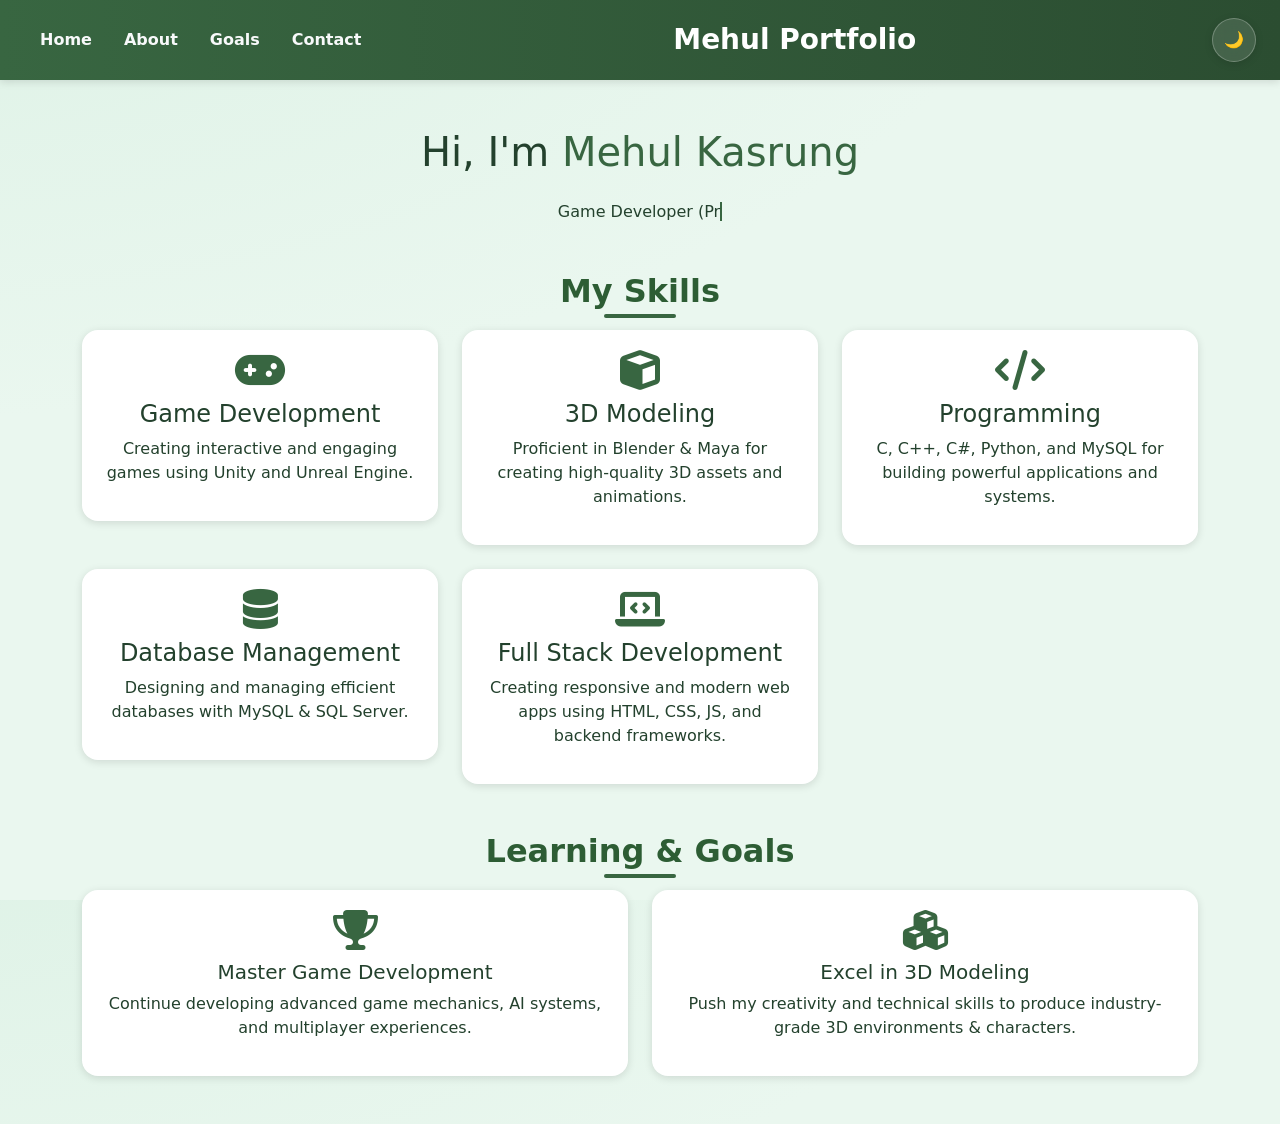
<file: index.html>
<!DOCTYPE html>
<html lang="en">

<head>
    <meta charset="UTF-8">
    <meta name="viewport" content="width=device-width, initial-scale=1.0">
    <title>Mehul Kasrung Portfolio</title>
    <link href="https://cdn.jsdelivr.net/npm/bootstrap@5.3.0/dist/css/bootstrap.min.css" rel="stylesheet">
    <link rel="stylesheet" href="https://cdnjs.cloudflare.com/ajax/libs/font-awesome/6.4.0/css/all.min.css">
    <link href="https://unpkg.com/aos@2.3.1/dist/aos.css" rel="stylesheet">
    <link rel="stylesheet" href="style.css">

</head>

<body>
    <header>
        <nav>
            <div class="left">
                <ul>
                    <li><a href="index.html" class="text-decoration-none text-light">Home</a></li>
                    <li><a href="about.html" class="text-decoration-none text-light">About</a></li>
                    <li><a href="goals.html" class="text-decoration-none text-light">Goals</a></li>
                    <li><a href="contact.html" class="text-decoration-none text-light">Contact</a></li>
                </ul>
            </div>
            <div class="right">Mehul Portfolio</div>
            <button id="themeToggle" class="theme-toggle" aria-label="Toggle dark mode">🌙</button>

        </nav>
    </header>

    <main class="container py-5" id="home">
        <h1 class="text-center mb-4" data-aos="fade-down">Hi, I'm <span class="highlight">Mehul Kasrung</span></h1>
        <p class="text-center mb-5" data-aos="fade-up" data-aos-delay="200">
            <span id="typing-text" class="typing"></span>
        </p>

        <h2 class="text-center section-title" id="about" data-aos="fade-up">My Skills</h2>
        <div class="row g-4">
            <div class="col-md-4" data-aos="fade-right">
                <div class="skill-card">
                    <i class="fas fa-gamepad skill-icon"></i>
                    <h4>Game Development</h4>
                    <p>Creating interactive and engaging games using Unity and Unreal Engine.</p>
                </div>
            </div>
            <div class="col-md-4" data-aos="fade-up">
                <div class="skill-card">
                    <i class="fas fa-cube skill-icon"></i>
                    <h4>3D Modeling</h4>
                    <p>Proficient in Blender & Maya for creating high-quality 3D assets and animations.</p>
                </div>
            </div>
            <div class="col-md-4" data-aos="fade-left">
                <div class="skill-card">
                    <i class="fas fa-code skill-icon"></i>
                    <h4>Programming</h4>
                    <p>C, C++, C#, Python, and MySQL for building powerful applications and systems.</p>
                </div>
            </div>
            <div class="col-md-4" data-aos="fade-right">
                <div class="skill-card">
                    <i class="fas fa-database skill-icon"></i>
                    <h4>Database Management</h4>
                    <p>Designing and managing efficient databases with MySQL & SQL Server.</p>
                </div>
            </div>
            <div class="col-md-4" data-aos="fade-left">
                <div class="skill-card">
                    <i class="fas fa-laptop-code skill-icon"></i>
                    <h4>Full Stack Development</h4>
                    <p>Creating responsive and modern web apps using HTML, CSS, JS, and backend frameworks.</p>
                </div>
            </div>
        </div>

        <h2 class="text-center section-title mt-5" id="goals" data-aos="fade-up">Learning & Goals</h2>
        <div class="row g-4">
            <div class="col-md-6" data-aos="flip-left">
                <div class="goal-card">
                    <i class="fas fa-trophy skill-icon"></i>
                    <h5>Master Game Development</h5>
                    <p>Continue developing advanced game mechanics, AI systems, and multiplayer experiences.</p>
                </div>
            </div>
            <div class="col-md-6" data-aos="flip-right">
                <div class="goal-card">
                    <i class="fas fa-cubes skill-icon"></i>
                    <h5>Excel in 3D Modeling</h5>
                    <p>Push my creativity and technical skills to produce industry-grade 3D environments & characters.</p>
                </div>
            </div>
        </div>
    </main>

    <script src="https://cdn.jsdelivr.net/npm/bootstrap@5.3.0/dist/js/bootstrap.bundle.min.js"></script>
    <script src="https://unpkg.com/aos@2.3.1/dist/aos.js"></script>
    <script>
        AOS.init({
            duration: 900,
            once: true
        });
    </script>
    <script src="script.js"></script>

</body>

</html>
</file>
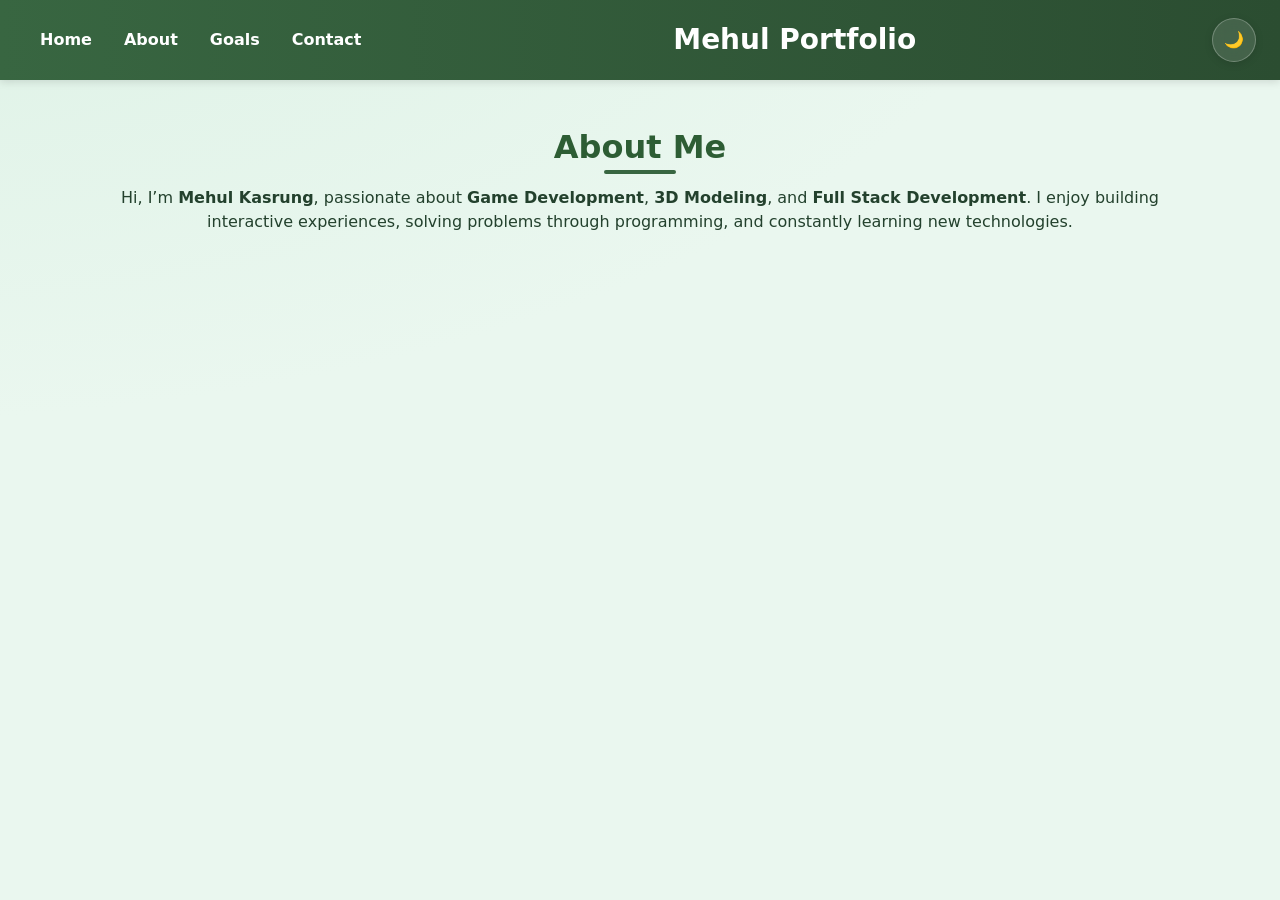
<file: about.html>
<!DOCTYPE html>
<html lang="en">
<head>
  <meta charset="UTF-8">
  <meta name="viewport" content="width=device-width, initial-scale=1.0">
  <title>About - Mehul Kasrung</title>
  <link href="https://cdn.jsdelivr.net/npm/bootstrap@5.3.0/dist/css/bootstrap.min.css" rel="stylesheet">
  <link rel="stylesheet" href="https://cdnjs.cloudflare.com/ajax/libs/font-awesome/6.4.0/css/all.min.css">
  <link rel="stylesheet" href="style.css">
</head>
<body>
<header>
  <nav>
    <ul>
      <li><a href="index.html">Home</a></li>
      <li><a href="about.html">About</a></li>
      <li><a href="goals.html">Goals</a></li>
      <li><a href="contact.html">Contact</a></li>
    </ul>
    <div class="right">Mehul Portfolio</div>
    <button id="themeToggle" class="theme-toggle" aria-label="Toggle dark mode">🌙</button>
  </nav>
</header>

<main class="container py-5">
  <h2 class="section-title">About Me</h2>
  <p class="text-center">Hi, I’m <b>Mehul Kasrung</b>, passionate about <b>Game Development</b>, <b>3D Modeling</b>, and <b>Full Stack Development</b>.  
  I enjoy building interactive experiences, solving problems through programming, and constantly learning new technologies.</p>
</main>
<script src="script.js"></script>

</body>
</html>
</file>
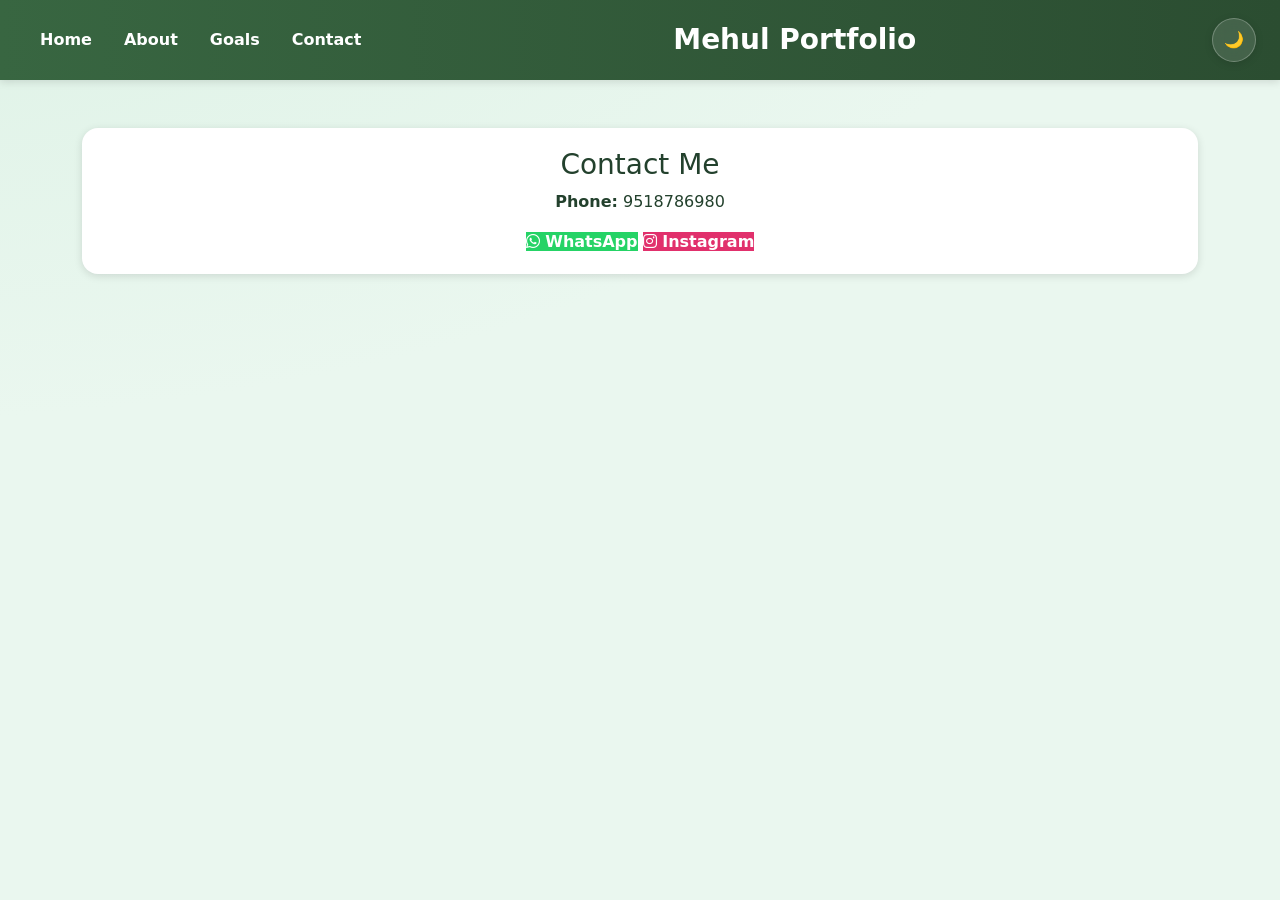
<file: contact.html>
<!DOCTYPE html>
<html lang="en">
<head>
  <meta charset="UTF-8">
  <meta name="viewport" content="width=device-width, initial-scale=1.0">
  <title>Contact - Mehul Kasrung</title>
  <link href="https://cdn.jsdelivr.net/npm/bootstrap@5.3.0/dist/css/bootstrap.min.css" rel="stylesheet">
  <link rel="stylesheet" href="https://cdnjs.cloudflare.com/ajax/libs/font-awesome/6.4.0/css/all.min.css">
  <link rel="stylesheet" href="style.css">
</head>
<body>
<header>
  <nav>
    <ul>
      <li><a href="index.html">Home</a></li>
      <li><a href="about.html">About</a></li>
      <li><a href="goals.html">Goals</a></li>
      <li><a href="contact.html">Contact</a></li>
    </ul>
    <div class="right">Mehul Portfolio</div>
    <button id="themeToggle" class="theme-toggle" aria-label="Toggle dark mode">🌙</button>
  </nav>
</header>

<main class="container py-5">
  <div class="contact-box">
    <h3>Contact Me</h3>
    <p><b>Phone:</b> 9518786980</p>
    <div class="contact-buttons">
      <a href="https://wa.me/9518786980" target="_blank" class="whatsapp"><i class="fab fa-whatsapp"></i> WhatsApp</a>
      <a href="https://instagram.com/" target="_blank" class="instagram"><i class="fab fa-instagram"></i> Instagram</a>
    </div>
  </div>
</main>
<script src="script.js"></script>

</body>
</html>
</file>
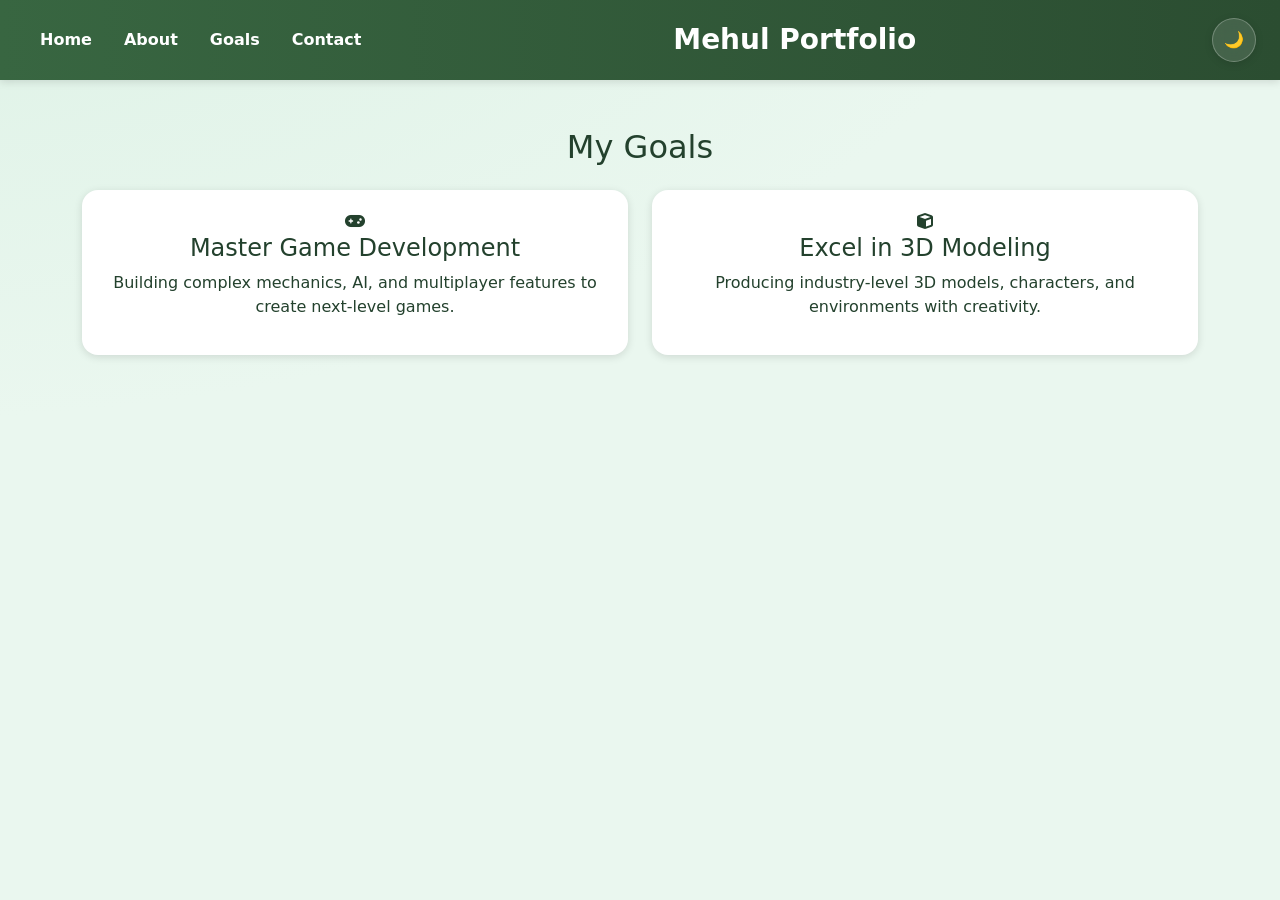
<file: goals.html>
<!DOCTYPE html>
<html lang="en">
<head>
  <meta charset="UTF-8">
  <meta name="viewport" content="width=device-width, initial-scale=1.0">
  <title>Goals - Mehul Kasrung</title>
  <link href="https://cdn.jsdelivr.net/npm/bootstrap@5.3.0/dist/css/bootstrap.min.css" rel="stylesheet">
  <link rel="stylesheet" href="https://cdnjs.cloudflare.com/ajax/libs/font-awesome/6.4.0/css/all.min.css">
  <link rel="stylesheet" href="style.css">
</head>
<body>
<header>
  <nav>
    <ul>
      <li><a href="index.html">Home</a></li>
      <li><a href="about.html">About</a></li>
      <li><a href="goals.html">Goals</a></li>
      <li><a href="contact.html">Contact</a></li>
    </ul>
    <div class="right">Mehul Portfolio</div>
    <button id="themeToggle" class="theme-toggle" aria-label="Toggle dark mode">🌙</button>
  </nav>
</header>

<main class="container py-5">
  <h2 class="text-center mb-4">My Goals</h2>
  <div class="row g-4">
    <div class="col-md-6">
      <div class="goal-card">
        <i class="fas fa-gamepad"></i>
        <h4>Master Game Development</h4>
        <p>Building complex mechanics, AI, and multiplayer features to create next-level games.</p>
      </div>
    </div>
    <div class="col-md-6">
      <div class="goal-card">
        <i class="fas fa-cube"></i>
        <h4>Excel in 3D Modeling</h4>
        <p>Producing industry-level 3D models, characters, and environments with creativity.</p>
      </div>
    </div>
  </div>
</main>
<script src="script.js"></script>

</body>
</html>
</file>
<file: style.css>
/* Theme variables */
:root {
  --bg: #eaf7ef;
  --bg-accent: #dbf1e4;
  --text: #23412d;
  --muted: #2d5d34;
  --primary: #386641;
  --primary-strong: #2b4d31;
  --accent: #78C841;
  --card-bg: #ffffff;
  --card-hover: #f2faf5;
  --shadow-sm: 0 2px 8px rgba(0, 0, 0, 0.12);
  --shadow-md: 0 8px 20px rgba(0, 0, 0, 0.18);
  --nav-bg: linear-gradient(90deg, #386641 0%, #2b4d31 100%);
  --link: #0f5132;
}

/* Dark theme overrides */
.dark-theme {
  --bg: #0f1b12;
  --bg-accent: #13251a;
  --text: #d6f5d6;
  --muted: #a9dbb6;
  --primary: #70d38a;
  --primary-strong: #59b773;
  --accent: #78C841;
  --card-bg: #162417;
  --card-hover: #1c2b1f;
  --shadow-sm: 0 2px 10px rgba(0, 0, 0, 0.55);
  --shadow-md: 0 8px 24px rgba(0, 0, 0, 0.6);
  --nav-bg: linear-gradient(90deg, #102a19 0%, #0c2114 100%);
  --link: #baf7c6;
}

/* Base */
html, body {
  height: 100%;
}

body {
  background: radial-gradient(1200px 600px at -10% -20%, var(--bg-accent), var(--bg));
  color: var(--text);
  font-family: system-ui, -apple-system, Segoe UI, Roboto, Arial, sans-serif;
  scroll-behavior: smooth;
  transition: background 300ms ease, color 300ms ease;
}

a { color: var(--link); }
a:hover { color: var(--primary); }

/* Navigation */
header {
  background: var(--primary-strong);
}

nav {
  background: var(--nav-bg);
  display: flex;
  align-items: center;
  justify-content: space-between;
  height: 80px;
  padding: 0 24px;
  color: #ffffff;
  box-shadow: var(--shadow-sm);
}

nav ul {
  display: flex;
  align-items: center;
  margin: 0;
  padding: 0;
}

nav ul li {
  list-style: none;
  margin: 0 16px;
}

nav a {
  color: #ffffff;
  text-decoration: none;
  font-weight: 600;
  transition: opacity 200ms ease;
}

nav a:hover { opacity: 0.85; }

.right {
  font-size: 1.75rem;
  font-weight: 800;
}

/* Theme toggle */
.theme-toggle {
  display: inline-flex;
  align-items: center;
  justify-content: center;
  width: 44px;
  height: 44px;
  border-radius: 999px;
  border: 1px solid rgba(255, 255, 255, 0.25);
  background: rgba(255, 255, 255, 0.12);
  color: #fff;
  backdrop-filter: blur(8px);
  -webkit-backdrop-filter: blur(8px);
  box-shadow: var(--shadow-sm);
  cursor: pointer;
  transition: transform 150ms ease, background 200ms ease, color 200ms ease;
}

.theme-toggle:hover { transform: translateY(-1px); }
.theme-toggle:active { transform: translateY(0); }
.theme-toggle:focus-visible { outline: 2px solid var(--accent); outline-offset: 2px; }

/* Sections */
.section-title {
  font-weight: 800;
  color: var(--muted);
  margin-bottom: 20px;
  position: relative;
  text-align: center;
}

.section-title::after {
  content: "";
  position: absolute;
  bottom: -8px;
  left: 50%;
  transform: translateX(-50%);
  width: 72px;
  height: 4px;
  background-color: var(--primary);
  border-radius: 2px;
}

/* Cards */
.skill-card, .goal-card, .contact-box {
  background: var(--card-bg);
  border-radius: 16px;
  padding: 20px;
  text-align: center;
  transition: transform 200ms ease, box-shadow 200ms ease, background 200ms ease;
  box-shadow: var(--shadow-sm);
}

.skill-card:hover, .goal-card:hover, .contact-box:hover {
  transform: translateY(-4px);
  box-shadow: var(--shadow-md);
  background: var(--card-hover);
}

.skill-icon {
  font-size: 2.5rem;
  color: var(--primary);
  margin-bottom: 10px;
}

/* Typing effect caret */
.typing {
  border-right: 2px solid var(--primary);
  white-space: nowrap;
  overflow: hidden;
}

/* Utility */
.container-narrow { max-width: 980px; }
.highlight { color: var(--primary); }

/* Contact buttons override to keep brand colors */
.contact-buttons a { color: #fff; text-decoration: none; font-weight: 700; }
.contact-buttons .whatsapp { background: #25D366; }
.contact-buttons .instagram { background: #E1306C; }

/* Scroll to top button (JS-created) tune colors per theme) */
.dark-theme #topBtn { background: var(--primary-strong) !important; color: #ffffff !important; }
</file>
